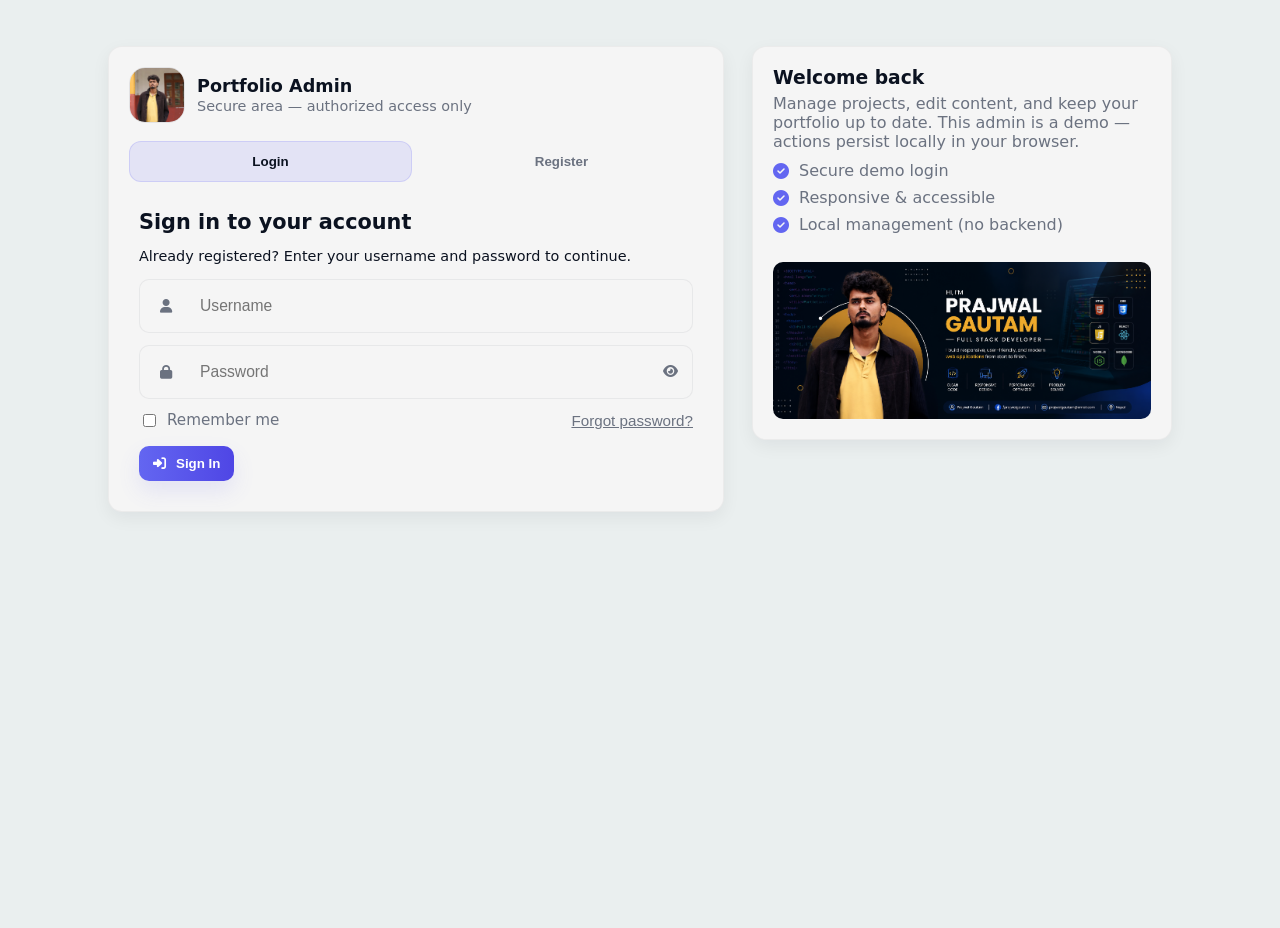
<file: Admin/admin.html>
<!doctype html>
<html lang="en">
<head>
  <meta charset="utf-8">
  <meta name="viewport" content="width=device-width,initial-scale=1">
  <title>Admin • Portfolio</title>
  <link rel="stylesheet" href="admin.css">
  <link rel="stylesheet" href="https://cdnjs.cloudflare.com/ajax/libs/font-awesome/6.4.0/css/all.min.css">
</head>
<body class="admin-root">
  <main class="login-wrap">
    <section class="panel left-panel">
      <div class="brand">
        <a id="logo-link" class="logo" href="#" title="Go to dashboard">
          <img class="logo-image" src="/images/SSSS.jpeg" alt="Portfolio Admin logo">
        </a>
        <div class="brand-text">
          <h1>Portfolio Admin</h1>
          <p class="muted">Secure area — authorized access only</p>
        </div>
      </div>

      <div class="auth-tabs">
        <button id="tab-login" class="tab active">Login</button>
        <button id="tab-register" class="tab">Register</button>
      </div>

      <form id="login-form" class="login-card" aria-labelledby="login-title" novalidate>
        <h2 id="login-title">Sign in to your account</h2>
        <p class="muted small">Already registered? Enter your username and password to continue.</p>

        <label class="input-group">
          <span class="icon"><i class="fa fa-user"></i></span>
          <input id="adm-username" name="username" type="text" placeholder="Username" required autocomplete="username">
        </label>

        <label class="input-group">
          <span class="icon"><i class="fa fa-lock"></i></span>
          <input id="adm-password" name="password" type="password" placeholder="Password" required autocomplete="current-password">
          <button type="button" id="toggle-pass" class="toggle-pass" aria-label="Show password"><i class="fa fa-eye"></i></button>
        </label>

        <div class="form-foot">
          <label class="remember"><input id="remember" type="checkbox"> Remember me</label>
          <button id="forgot-password" type="button" class="forgot muted">Forgot password?</button>
        </div>

        <div class="actions">
          <button id="adm-login" class="btn btn-primary" type="submit"><i class="fa fa-sign-in-alt"></i> Sign In</button>
        </div>

        <p id="login-error" class="error" role="alert" aria-live="assertive" style="display:none">Invalid username or password</p>
      </form>

      <form id="register-form" class="login-card" aria-labelledby="register-title" novalidate style="display:none">
        <h2 id="register-title">Create a New Account</h2>
        <p class="muted small">Register a new admin account. This will save credentials locally in your browser.</p>

        <label class="input-group">
          <span class="icon"><i class="fa fa-user-plus"></i></span>
          <input id="reg-username" name="username" type="text" placeholder="Choose a username" required>
        </label>

        <label class="input-group">
          <span class="icon"><i class="fa fa-briefcase"></i></span>
          <input id="reg-profession" name="profession" type="text" placeholder="Profession (optional)">
        </label>

        <label class="input-group">
          <span class="icon"><i class="fa fa-lock"></i></span>
          <input id="reg-password" name="password" type="password" placeholder="Choose a password" required>
        </label>

        <div class="form-foot">
          <button id="show-login" type="button" class="forgot muted">Already have an account?</button>
        </div>

        <div class="actions">
          <button id="adm-register" class="btn btn-primary" type="submit"><i class="fa fa-user-plus"></i> Register</button>
        </div>

        <p id="register-error" class="error" role="alert" aria-live="assertive" style="display:none">Failed to register. Username may already exist.</p>
        <p id="register-success" class="success" role="status" aria-live="polite" style="display:none">Registration complete. You will be redirected shortly.</p>
      </form>

      <form id="reset-form" class="login-card" aria-labelledby="reset-title" novalidate style="display:none">
        <h2 id="reset-title">Reset password</h2>
        <p class="muted small">Enter your username and new password to reset your account.</p>

        <label class="input-group">
          <span class="icon"><i class="fa fa-user"></i></span>
          <input id="reset-username" name="username" type="text" placeholder="Registered username" required>
        </label>

        <label class="input-group">
          <span class="icon"><i class="fa fa-key"></i></span>
          <input id="reset-password" name="password" type="password" placeholder="New password" required>
        </label>

        <div class="form-foot">
          <button id="reset-cancel" type="button" class="forgot muted">Back to login</button>
        </div>

        <div class="actions">
          <button id="adm-reset" class="btn btn-primary" type="submit"><i class="fa fa-redo"></i> Reset Password</button>
        </div>

        <p id="reset-error" class="error" role="alert" aria-live="assertive" style="display:none">Unable to reset password. Username not found.</p>
        <p id="reset-success" class="success" role="status" aria-live="polite" style="display:none">Password reset successful. Please login again.</p>
      </form>
    </section>

    <aside class="panel right-panel">
      <div class="welcome-card">
        <h3>Welcome back</h3>
        <p class="muted">Manage projects, edit content, and keep your portfolio up to date. This admin is a demo — actions persist locally in your browser.</p>
        <ul class="features">
          <li><i class="fa fa-check-circle"></i> Secure demo login</li>
          <li><i class="fa fa-check-circle"></i> Responsive & accessible</li>
          <li><i class="fa fa-check-circle"></i> Local management (no backend)</li>
        </ul>
      </div>
      <div class="illustration" aria-hidden="true">
        <img src="/images/pic.png" alt="Admin illustration">
      </div>
    </aside>

  </main>

  <script src="admin.js"></script>
</body>
</html>
</file>
<file: Admin/admin.css>
/* Professional admin login styles */
:root{
  /* White / gray professional palette */
  --bg: #EAEFEF ;     /* page background */
  --card:   #F5F5F5;     /* card / panel background */
  --muted: #6b7280;     /* secondary text */
  --accent: #6366f1;    /* primary accent */
  --accent-2: #4f46e5;  /* secondary accent */
  --glass: rgba(2,6,23,0.04);
  --text: #0b1220;      /* primary text (dark) */
}

*{box-sizing:border-box}
html,body{height:100%;margin:0;font-family: 'Outfit', system-ui, -apple-system, 'Segoe UI', Roboto, Arial;background:var(--bg);color:var(--text)}

.admin-root{max-width:1100px;margin:28px auto;padding:18px}
.login-wrap{display:grid;grid-template-columns:1fr 420px;gap:28px;align-items:start}

.panel{border-radius:14px;padding:20px;background:var(--card);border:1px solid var(--glass);box-shadow:0 6px 18px rgba(15,23,42,0.06)}

.left-panel .brand{display:flex;gap:12px;align-items:center;margin-bottom:18px}
.logo{width:56px;height:56px;border-radius:16px;background:transparent;border:1px solid rgba(15,23,42,0.08);display:flex;align-items:center;justify-content:center;overflow:hidden;transition:transform 0.2s ease,box-shadow 0.2s ease;text-decoration:none}
.logo:hover{transform:translateY(-2px);box-shadow:0 12px 28px rgba(15,23,42,0.12)}
.logo-image{width:100%;height:100%;display:block;object-fit:cover}
.brand-text h1{margin:0;font-size:1.1rem}
.brand-text p{margin:2px 0 0;color:var(--muted);font-size:0.9rem}

.auth-tabs{display:flex;gap:8px;margin-bottom:18px}
.tab{flex:1;border:none;background:transparent;color:var(--muted);padding:12px 16px;border-radius:12px;cursor:pointer;border:1px solid transparent;transition:all 0.2s ease;font-weight:700}
.tab.active{background:rgba(99,102,241,0.12);color:var(--text);border-color:rgba(99,102,241,0.18)}

.login-card{background:transparent;padding:10px}
.login-card h2{margin:0 0 8px;font-size:1.3rem}
.small{font-size:0.9rem}

.input-group{display:flex;align-items:center;gap:10px;background:var(--card);border-radius:10px;padding:8px;border:1px solid rgba(15,23,42,0.06);transition:all .18s ease;margin-top:12px}
.input-group .icon{width:36px;height:36px;display:flex;align-items:center;justify-content:center;color:var(--muted);font-size:14px}
.input-group input{flex:1;border:0;background:transparent;color:var(--text);outline:none;padding:8px 6px;font-size:0.98rem}
.input-group:focus-within{border-color:rgba(99,102,241,0.22);box-shadow:0 6px 20px rgba(99,102,241,0.06)}
.toggle-pass{background:transparent;border:0;color:var(--muted);cursor:pointer;padding:6px;border-radius:8px}

.form-foot{display:flex;justify-content:space-between;align-items:center;margin-top:12px}
.remember{display:flex;gap:8px;align-items:center;color:var(--muted);font-size:0.95rem}
.forgot{color:var(--muted);text-decoration:none;font-size:0.95rem}

.actions{margin-top:16px}
.btn{display:inline-flex;align-items:center;gap:10px;padding:10px 14px;border-radius:10px;border:0;font-weight:700}
.btn-primary{background:linear-gradient(90deg,var(--accent),var(--accent-2));color:#fff;box-shadow:0 10px 22px rgba(99,102,241,0.12)}
.btn-secondary{background:transparent;color:var(--text);border:1px solid rgba(15,23,42,0.06)}

.error{color:#ef4444;margin-top:10px;font-weight:600}
.success{color:#16a34a;margin-top:10px;font-weight:600}
.forgot{background:transparent;border:none;color:var(--muted);font-size:0.95rem;text-decoration:underline;cursor:pointer;padding:0}

.right-panel{display:flex;flex-direction:column;gap:12px;align-items:stretch}
.welcome-card h3{margin:0 0 6px}
.welcome-card p{color:var(--muted);margin:0 0 8px}
.features{list-style:none;padding:0;margin:10px 0 0;color:var(--muted)}
.features li{display:flex;gap:10px;align-items:center;margin-bottom:8px}
.features i{color:var(--accent)}
.illustration img{width:100%;border-radius:10px;display:block;margin-top:8px}

.dashboard-card{grid-column:1/-1}

/* subtle animations */
.shake{animation:shake .45s}
@keyframes shake{0%{transform:translateX(0)}25%{transform:translateX(-6px)}50%{transform:translateX(6px)}75%{transform:translateX(-4px)}100%{transform:translateX(0)}}

@media (max-width:980px){
  .login-wrap{grid-template-columns:1fr;}
  .right-panel{order:-1}
}

.dashboard-page{grid-template-columns:420px 1fr;}
.sidebar-block{background:rgba(255,255,255,0.85);border:1px solid rgba(15,23,42,0.08);border-radius:18px;padding:20px;margin-top:20px;}
.sidebar-block h3{margin:0 0 14px;font-size:1.05rem;color:var(--text);}
.sidebar-form .input-group{display:flex;align-items:center;gap:10px;padding:0;border:none;background:transparent;margin-top:14px;}
.sidebar-form .input-group .icon{width:36px;height:36px;display:flex;align-items:center;justify-content:center;color:var(--muted);font-size:14px;}
.sidebar-form input,.sidebar-form textarea,.sidebar-form select{flex:1;border:1px solid rgba(15,23,42,0.08);border-radius:14px;background:#fff;color:var(--text);padding:12px 14px;font-size:0.95rem;outline:none;}
.sidebar-form textarea{min-height:100px;resize:vertical;}
.filter-group{display:grid;gap:14px;}
.filter-group label{display:flex;flex-direction:column;gap:8px;color:var(--muted);font-size:0.95rem;}
.card-list{display:grid;gap:16px;margin-top:18px;}
.item-card{display:grid;grid-template-columns:96px 1fr auto;gap:14px;padding:18px;background:#fff;border-radius:18px;border:1px solid rgba(15,23,42,0.08);align-items:start;}
.item-card img{width:96px;height:96px;border-radius:18px;object-fit:cover;background:#f8fbfe;}
.item-card-content{display:flex;flex-direction:column;gap:8px;}
.item-card-title{margin:0;font-size:1rem;color:var(--text);}
.category-badge{display:inline-flex;padding:5px 12px;border-radius:999px;background:rgba(99,102,241,0.12);color:var(--accent);font-size:0.82rem;font-weight:700;}
.item-card-desc{margin:0;color:var(--muted);line-height:1.55;}
.delete-item{border:none;background:rgba(239,68,68,0.1);color:#b91c1c;font-weight:700;padding:10px 14px;border-radius:14px;cursor:pointer;}
.empty-state{padding:22px 18px;background:rgba(15,23,42,0.03);border:1px dashed rgba(15,23,42,0.14);border-radius:16px;color:var(--muted);}
.status-line{font-size:0.95rem;color:var(--muted);margin-top:10px;}
.status-line.success{color:#16a34a;}
.status-line.error{color:#dc2626;}

@media (max-width:520px){
  .logo{width:48px;height:48px;font-size:18px}
  .input-group .icon{width:32px;height:32px}
  .dashboard-page{grid-template-columns:1fr;}
  .item-card{grid-template-columns:1fr;}
  .delete-item{width:100%;}
}
</file>
<file: style.css>
:root {
    --primary: #6366f1;
    --primary-dark: #4f46e5;
    --secondary: #ec4899;
    --bg-dark: #0f172a;
    --bg-card: #1e293b;
    --text-light: #f8fafc;
    --text-muted: #94a3b8;
    --accent: #10b981;
}

* {
    margin: 0;
    padding: 0;
    box-sizing: border-box;
    font-family: 'Outfit', sans-serif;
}

html {
    scroll-behavior: smooth;
}

body {
    background-color: var(--bg-dark);
    color: var(--text-light);
    overflow-x: hidden;
    position: relative;
}

/* Interactive Cursor Background Glow */
body::before {
    content: '';
    position: fixed;
    top: 0;
    left: 0;
    width: 100vw;
    height: 100vh;
    background: radial-gradient(
        800px circle at var(--mouse-x, 50vw) var(--mouse-y, 50vh), 
        rgba(99, 102, 241, 0.15), 
        transparent 40%
    );
    pointer-events: none;
    z-index: 0;
}

main {
    position: relative;
    z-index: 1;
}

/* Hero Section */
.hero {
    min-height: 100vh;
    display: flex;
    align-items: center;
    justify-content: space-between;
    padding: 0 10%;
    padding-top: 100px;
    position: relative;
}

/* Add a background decoration */
.hero::before {
    content: '';
    position: absolute;
    top: -20%;
    left: -10%;
    width: 500px;
    height: 500px;
    background: radial-gradient(circle, var(--primary) 0%, transparent 70%);
    opacity: 0.15;
    filter: blur(50px);
    z-index: -1;
}

.hero::after {
    content: '';
    position: absolute;
    bottom: -20%;
    right: -10%;
    width: 400px;
    height: 400px;
    background: radial-gradient(circle, var(--secondary) 0%, transparent 70%);
    opacity: 0.15;
    filter: blur(50px);
    z-index: -1;
}

.hero-content {
    max-width: 600px;
    z-index: 1;
}

@keyframes fadeInUp {
    0% { opacity: 0; transform: translateY(30px); }
    100% { opacity: 1; transform: translateY(0); }
}

.hero-content > * {
    opacity: 0;
    animation: fadeInUp 0.8s forwards;
}

.greeting {
    font-size: 1.5rem;
    font-weight: 600;
    color: var(--primary);
    margin-bottom: 0.5rem;
    animation-delay: 0.2s;
}

.name {
    font-size: 4.5rem;
    font-weight: 800;
    line-height: 1.1;
    margin-bottom: 1rem;
    background: linear-gradient(45deg, var(--text-light), var(--text-muted));
    -webkit-background-clip: text;
    -webkit-text-fill-color: transparent;
    animation-delay: 0.4s;
}

.role {
    font-size: 2rem;
    font-weight: 600;
    color: var(--text-muted);
    margin-bottom: 1.5rem;
    animation-delay: 0.6s;
}

.description {
    font-size: 1.1rem;
    line-height: 1.6;
    color: var(--text-muted);
    margin-bottom: 2.5rem;
    animation-delay: 0.8s;
}

.hero-buttons {
    display: flex;
    gap: 1.5rem;
    animation-delay: 1s;
}

.btn {
    padding: 0.8rem 2rem;
    border-radius: 30px;
    text-decoration: none;
    font-weight: 600;
    font-size: 1.1rem;
    transition: all 0.3s ease;
    cursor: pointer;
}

.btn-primary {
    background: linear-gradient(45deg, var(--primary), var(--primary-dark));
    color: white;
    box-shadow: 0 10px 20px -10px var(--primary);
}

.btn-primary:hover {
    transform: translateY(-3px);
    box-shadow: 0 15px 25px -10px var(--primary);
}

.btn-secondary {
    background: transparent;
    color: var(--text-light);
    border: 2px solid var(--primary);
}

.btn-secondary:hover {
    background: rgba(99, 102, 241, 0.1);
    transform: translateY(-3px);
}

.hero-image-container {
    position: relative;
    width: 400px;
    height: 400px;
    z-index: 1;
    opacity: 0;
    animation: fadeInUp 1s forwards;
    animation-delay: 0.5s;
}

.image-wrapper {
    width: 100%;
    height: 100%;
    border-radius: 50%;
    overflow: hidden;
    position: relative;
    border: 4px solid var(--bg-dark);
    box-shadow: 0 0 0 4px var(--primary);
    z-index: 2;
    background: var(--bg-card);
}

.image-wrapper img {
    width: 100%;
    height: 100%;
    object-fit: cover;
}

.image-wrapper:hover img {
    transform: none;
}

.glow-effect {
    position: absolute;
    top: 50%;
    left: 50%;
    transform: translate(-50%, -50%);
    width: 110%;
    height: 110%;
    background: linear-gradient(45deg, var(--primary), var(--secondary));
    border-radius: 50%;
    z-index: 1;
    filter: blur(20px);
    opacity: 0.5;
}


/* Placeholder Sections */
.placeholder-section {
    min-height: 50vh;
    display: flex;
    align-items: center;
    justify-content: center;
    border-top: 1px solid rgba(255, 255, 255, 0.05);
}

.placeholder-section h2 {
    font-size: 3rem;
    color: var(--text-muted);
    opacity: 0.5;
}

/* About section */
.about-section { padding: 3rem 10%; background: transparent; }
.about-inner { max-width: 900px; margin: 0 auto; color: var(--text-muted); line-height: 1.8; }
.about-inner h2 { color: var(--text-light); margin-bottom: 0.6rem; }

/* Projects / Cards */
.projects-section { padding: 3rem 10%; }
.projects-section h2 { color: var(--text-light); margin-bottom: 1.5rem; font-size: 2rem; text-align: center; }
.cards-grid { 
    display: grid; 
    grid-template-columns: repeat(auto-fit, minmax(300px, 1fr)); 
    gap: 2rem; 
}
.card { 
    background: var(--bg-card); 
    border-radius: 15px; 
    overflow: hidden; 
    border: 1px solid rgba(255,255,255,0.05);
    transition: transform 0.3s ease, box-shadow 0.3s ease;
}
.card:hover {
    transform: translateY(-5px);
    box-shadow: 0 10px 20px rgba(0,0,0,0.3);
}
.card img { 
    width: 100%; 
    height: 200px; 
    object-fit: cover; 
}
.card-body { padding: 1.5rem; }
.card-body h3 { margin: 0 0 10px; font-size: 1.3rem; color: var(--text-light); }
.card-desc { color: var(--text-muted); font-size: 1rem; line-height: 1.5; }
.category { font-size: 0.85rem; color: var(--primary); margin-bottom: 10px; font-weight: 600; text-transform: uppercase; letter-spacing: 1px; }

/* Contact form */
.contact-section { padding: 4rem 10%; }
.contact-section h2 { color: var(--text-light); margin-bottom: 2rem; text-align: center; font-size: 2rem; }
#contact-form { max-width: 600px; margin: 0 auto; background: var(--bg-card); padding: 2rem; border-radius: 15px; border: 1px solid rgba(255,255,255,0.05); }
#contact-form label { display: block; margin: 0.8rem 0 0.4rem; color: var(--text-muted); font-size: 0.9rem; }
#contact-form input, #contact-form textarea { width: 100%; padding: 0.8rem 1rem; border-radius: 8px; border: 1px solid rgba(255,255,255,0.1); background: rgba(0,0,0,0.2); color: var(--text-light); font-family: inherit; }
#contact-form input:focus, #contact-form textarea:focus { outline: none; border-color: var(--primary); }
#contact-form button { margin-top: 1.5rem; width: 100%; }

/* Responsive Design */
@media (max-width: 991px) {
    .projects-section, .contact-section, .about-section { padding: 2rem 5%; }
    .hero {
        padding: 0 5%;
        padding-top: 120px;
    }
    
    .name { font-size: 3.5rem; }
    .hero-image-container {
        width: 350px;
        height: 350px;
    }
}

@media (max-width: 768px) {

    .hero {
        flex-direction: column-reverse;
        text-align: center;
        justify-content: center;
        gap: 3rem;
        padding-bottom: 50px;
    }

    .hero-buttons {
        justify-content: center;
    }

    .hero-content {
        display: flex;
        flex-direction: column;
        align-items: center;
    }
    
    .name { font-size: 3rem; }
    
    .hero-image-container {
        width: 300px;
        height: 300px;
    }
}

@media (max-width: 480px) {
    .name { font-size: 2.5rem; }
    .role { font-size: 1.5rem; }
    .hero-image-container {
        width: 250px;
        height: 250px;
    }
    .hero-buttons {
        flex-direction: column;
        width: 100%;
    }
    .btn {
        width: 100%;
        text-align: center;
    }
}
</file>
<file: Admin/dashboard.css>
/* Dashboard Specific Styles */
.dashboard-body {
    background-color: var(--bg-dark);
    margin: 0;
    overflow: hidden;
    /* Prevent full page scroll, handle inside content */
    font-family: 'Outfit', sans-serif;
}

.dashboard-container {
    display: flex;
    height: 100vh;
    width: 100vw;
}

/* Sidebar Styling */
.sidebar {
    width: 260px;
    background-color: var(--bg-card);
    border-right: 1px solid rgba(255, 255, 255, 0.05);
    display: flex;
    flex-direction: column;
    transition: width 0.3s ease, left 0.3s ease;
    z-index: 10;
}

.sidebar.collapsed {
    width: 80px;
}

.sidebar.collapsed .admin-logo h2 {
    display: none;
}

.sidebar.collapsed .sidebar-menu li a span,
.sidebar.collapsed .sidebar-footer a span {
    display: none;
}

.sidebar.collapsed .sidebar-header {
    justify-content: center;
}

.sidebar-header {
    padding: 1.5rem;
    display: flex;
    justify-content: space-between;
    align-items: center;
    border-bottom: 1px solid rgba(255, 255, 255, 0.05);
    height: 70px;
}

.admin-logo {
    display: flex;
    align-items: center;
    gap: 0.8rem;
}

.logo-img {
    width: 35px;
    height: 35px;
    border-radius: 50%;
    object-fit: cover;
    border: 2px solid var(--primary);
}

.admin-logo h2 {
    color: var(--text-light);
    font-size: 1.3rem;
    font-weight: 800;
}

#sidebar-toggle {
    color: var(--text-muted);
    cursor: pointer;
    font-size: 1.2rem;
    transition: color 0.3s;
}

#sidebar-toggle:hover {
    color: var(--primary);
}

.sidebar-menu {
    list-style: none;
    padding: 1rem 0;
    flex: 1;
}

.sidebar-menu li {
    padding: 0.5rem 1rem;
}

.sidebar-menu li a {
    display: flex;
    align-items: center;
    gap: 1rem;
    color: var(--text-muted);
    text-decoration: none;
    padding: 1rem;
    border-radius: 10px;
    transition: all 0.3s ease;
    white-space: nowrap;
}

.sidebar-menu li a i {
    font-size: 1.2rem;
    width: 24px;
    text-align: center;
}

.sidebar-menu li.active a,
.sidebar-menu li a:hover {
    background: rgba(99, 102, 241, 0.1);
    color: var(--primary);
}

.sidebar-footer {
    padding: 1rem;
    border-top: 1px solid rgba(255, 255, 255, 0.05);
}

.sidebar-footer a {
    display: flex;
    align-items: center;
    gap: 1rem;
    color: var(--text-muted);
    text-decoration: none;
    padding: 1rem;
    border-radius: 10px;
    transition: all 0.3s ease;
    white-space: nowrap;
}

.sidebar-footer a:hover {
    background: rgba(236, 72, 153, 0.1);
    color: var(--secondary);
}

.logout-btn {
    color: #ef4444 !important;
    /* Red text for logout */
}

.logout-btn:hover {
    background: rgba(239, 68, 68, 0.1) !important;
    /* Light red hover */
    color: #ef4444 !important;
}

/* Main Content Styling */
.dashboard-content {
    flex: 1;
    display: flex;
    flex-direction: column;
    overflow-y: auto;
    background: var(--bg-dark);
}

.content-header {
    height: 70px;
    padding: 0 2rem;
    background-color: rgba(30, 41, 59, 0.8);
    backdrop-filter: blur(10px);
    border-bottom: 1px solid rgba(255, 255, 255, 0.05);
    display: flex;
    justify-content: space-between;
    align-items: center;
    position: sticky;
    top: 0;
    z-index: 5;
}

.header-left {
    display: flex;
    align-items: center;
    gap: 1rem;
}

.mobile-menu-btn {
    display: none;
    color: var(--text-light);
    font-size: 1.5rem;
    cursor: pointer;
}

.search-bar {
    display: flex;
    align-items: center;
    background: rgba(255, 255, 255, 0.05);
    padding: 0.6rem 1rem;
    border-radius: 20px;
    width: 300px;
}

.search-bar i {
    color: var(--text-muted);
    margin-right: 0.8rem;
}

.search-bar input {
    background: none;
    border: none;
    color: var(--text-light);
    outline: none;
    width: 100%;
}

.user-profile {
    display: flex;
    align-items: center;
    gap: 1rem;
}

.user-profile img {
    width: 40px;
    height: 40px;
    border-radius: 50%;
    object-fit: cover;
    border: 2px solid var(--primary);
}

.user-profile span {
    font-weight: 600;
    color: var(--text-light);
}

.content-wrapper {
    padding: 2rem;
}

.content-wrapper h1 {
    margin-bottom: 2rem;
    font-size: 2rem;
    color: var(--text-light);
}

.stats-grid {
    display: grid;
    grid-template-columns: repeat(auto-fit, minmax(250px, 1fr));
    gap: 1.5rem;
    margin-bottom: 2rem;
}

.stat-card {
    background: var(--bg-card);
    padding: 1.5rem;
    border-radius: 15px;
    border: 1px solid rgba(255, 255, 255, 0.05);
    display: flex;
    align-items: center;
    gap: 1.5rem;
    transition: transform 0.3s;
}

.stat-card:hover {
    transform: translateY(-5px);
    box-shadow: 0 10px 20px rgba(0, 0, 0, 0.2);
}

.stat-icon {
    width: 60px;
    height: 60px;
    border-radius: 50%;
    background: rgba(99, 102, 241, 0.1);
    color: var(--primary);
    display: flex;
    justify-content: center;
    align-items: center;
    font-size: 1.8rem;
}

.stat-info h3 {
    color: var(--text-muted);
    font-size: 1rem;
    margin-bottom: 0.5rem;
}

.stat-info p {
    color: var(--text-light);
    font-size: 1.8rem;
    font-weight: 800;
}

.recent-activity {
    background: var(--bg-card);
    padding: 1.5rem;
    border-radius: 15px;
    border: 1px solid rgba(255, 255, 255, 0.05);
}

.recent-activity h2 {
    margin-bottom: 1.5rem;
    font-size: 1.2rem;
    color: var(--text-light);
}

.activity-item {
    display: flex;
    align-items: flex-start;
    gap: 1rem;
    padding: 1rem 0;
    border-bottom: 1px solid rgba(255, 255, 255, 0.05);
}

.activity-item:last-child {
    border-bottom: none;
}

.activity-item i {
    color: var(--primary);
    font-size: 1.2rem;
    margin-top: 0.2rem;
}

.activity-details p {
    color: var(--text-light);
    margin-bottom: 0.3rem;
}

.activity-details span {
    color: var(--text-muted);
    font-size: 0.9rem;
}

/* Responsive */
@media (max-width: 991px) {
    .search-bar {
        width: 200px;
    }
}

@media (max-width: 768px) {
    .sidebar {
        position: fixed;
        top: 0;
        left: -260px;
        width: 260px;
        height: 100vh;
        border-right: 1px solid rgba(255, 255, 255, 0.05);
        transition: left 0.3s ease;
        z-index: 1000;
        box-shadow: 5px 0 15px rgba(0, 0, 0, 0.5);
    }

    .sidebar.mobile-active {
        left: 0;
    }

    .sidebar-header {
        display: flex;
        padding-left: 3rem;
        /* Leave room for toggle */
    }

    .mobile-menu-btn {
        display: none;
    }

    #sidebar-toggle {
        position: fixed;
        top: 25px;
        left: 20px;
        z-index: 1001;
        display: block;
        color: var(--text-light);
    }

    .search-bar {
        display: none;
        /* Hide search bar on mobile for cleaner header */
    }
}
</file>
<file: Admin/messages.css>
/* Messages Specific Styles */
.admin-card {
    background: var(--bg-card);
    padding: 1.5rem;
    border-radius: 15px;
    border: 1px solid rgba(255, 255, 255, 0.05);
    margin-bottom: 2rem;
}
.admin-card h2 {
    color: var(--text-light);
    margin-bottom: 1.5rem;
    font-size: 1.3rem;
}
.table-responsive {
    overflow-x: auto;
}
.projects-table {
    width: 100%;
    border-collapse: collapse;
}
.projects-table th, .projects-table td {
    padding: 1rem;
    text-align: left;
    border-bottom: 1px solid rgba(255, 255, 255, 0.05);
}
.projects-table th {
    color: var(--text-muted);
    font-weight: 600;
}
.projects-table td {
    color: var(--text-light);
}
.btn-delete {
    background: rgba(239, 68, 68, 0.1);
    color: #ef4444;
    border: none;
    padding: 0.5rem 1rem;
    border-radius: 6px;
    cursor: pointer;
    transition: all 0.3s;
}
.btn-delete:hover {
    background: #ef4444;
    color: white;
}
</file>
<file: Admin/projects.css>
/* Project Form & Table Styles */
.admin-card {
    background: var(--bg-card);
    padding: 1.5rem;
    border-radius: 15px;
    border: 1px solid rgba(255, 255, 255, 0.05);
    margin-bottom: 2rem;
}
.admin-card h2 {
    color: var(--text-light);
    margin-bottom: 1.5rem;
    font-size: 1.3rem;
}
.form-group {
    margin-bottom: 1.2rem;
}
.form-group label {
    display: block;
    color: var(--text-muted);
    margin-bottom: 0.5rem;
    font-size: 0.9rem;
}
.form-group input, .form-group textarea {
    width: 100%;
    padding: 0.8rem 1rem;
    background: rgba(255, 255, 255, 0.05);
    border: 1px solid rgba(255, 255, 255, 0.1);
    border-radius: 8px;
    color: var(--text-light);
    font-family: inherit;
    resize: vertical;
}
.form-group input:focus, .form-group textarea:focus {
    outline: none;
    border-color: var(--primary);
    background: rgba(255, 255, 255, 0.08);
}
.btn-primary {
    background: var(--primary);
    color: white;
    border: none;
    padding: 0.8rem 2rem;
    border-radius: 8px;
    cursor: pointer;
    font-weight: 600;
    font-size: 1rem;
    transition: background 0.3s;
}
.btn-primary:hover {
    background: #4f46e5;
}
.table-responsive {
    overflow-x: auto;
}
.projects-table {
    width: 100%;
    border-collapse: collapse;
}
.projects-table th, .projects-table td {
    padding: 1rem;
    text-align: left;
    border-bottom: 1px solid rgba(255, 255, 255, 0.05);
}
.projects-table th {
    color: var(--text-muted);
    font-weight: 600;
}
.projects-table td {
    color: var(--text-light);
}
.projects-table img {
    width: 50px;
    height: 50px;
    border-radius: 8px;
    object-fit: cover;
}
.btn-delete {
    background: rgba(239, 68, 68, 0.1);
    color: #ef4444;
    border: none;
    padding: 0.5rem 1rem;
    border-radius: 6px;
    cursor: pointer;
    transition: all 0.3s;
}
.btn-delete:hover {
    background: #ef4444;
    color: white;
}
</file>
